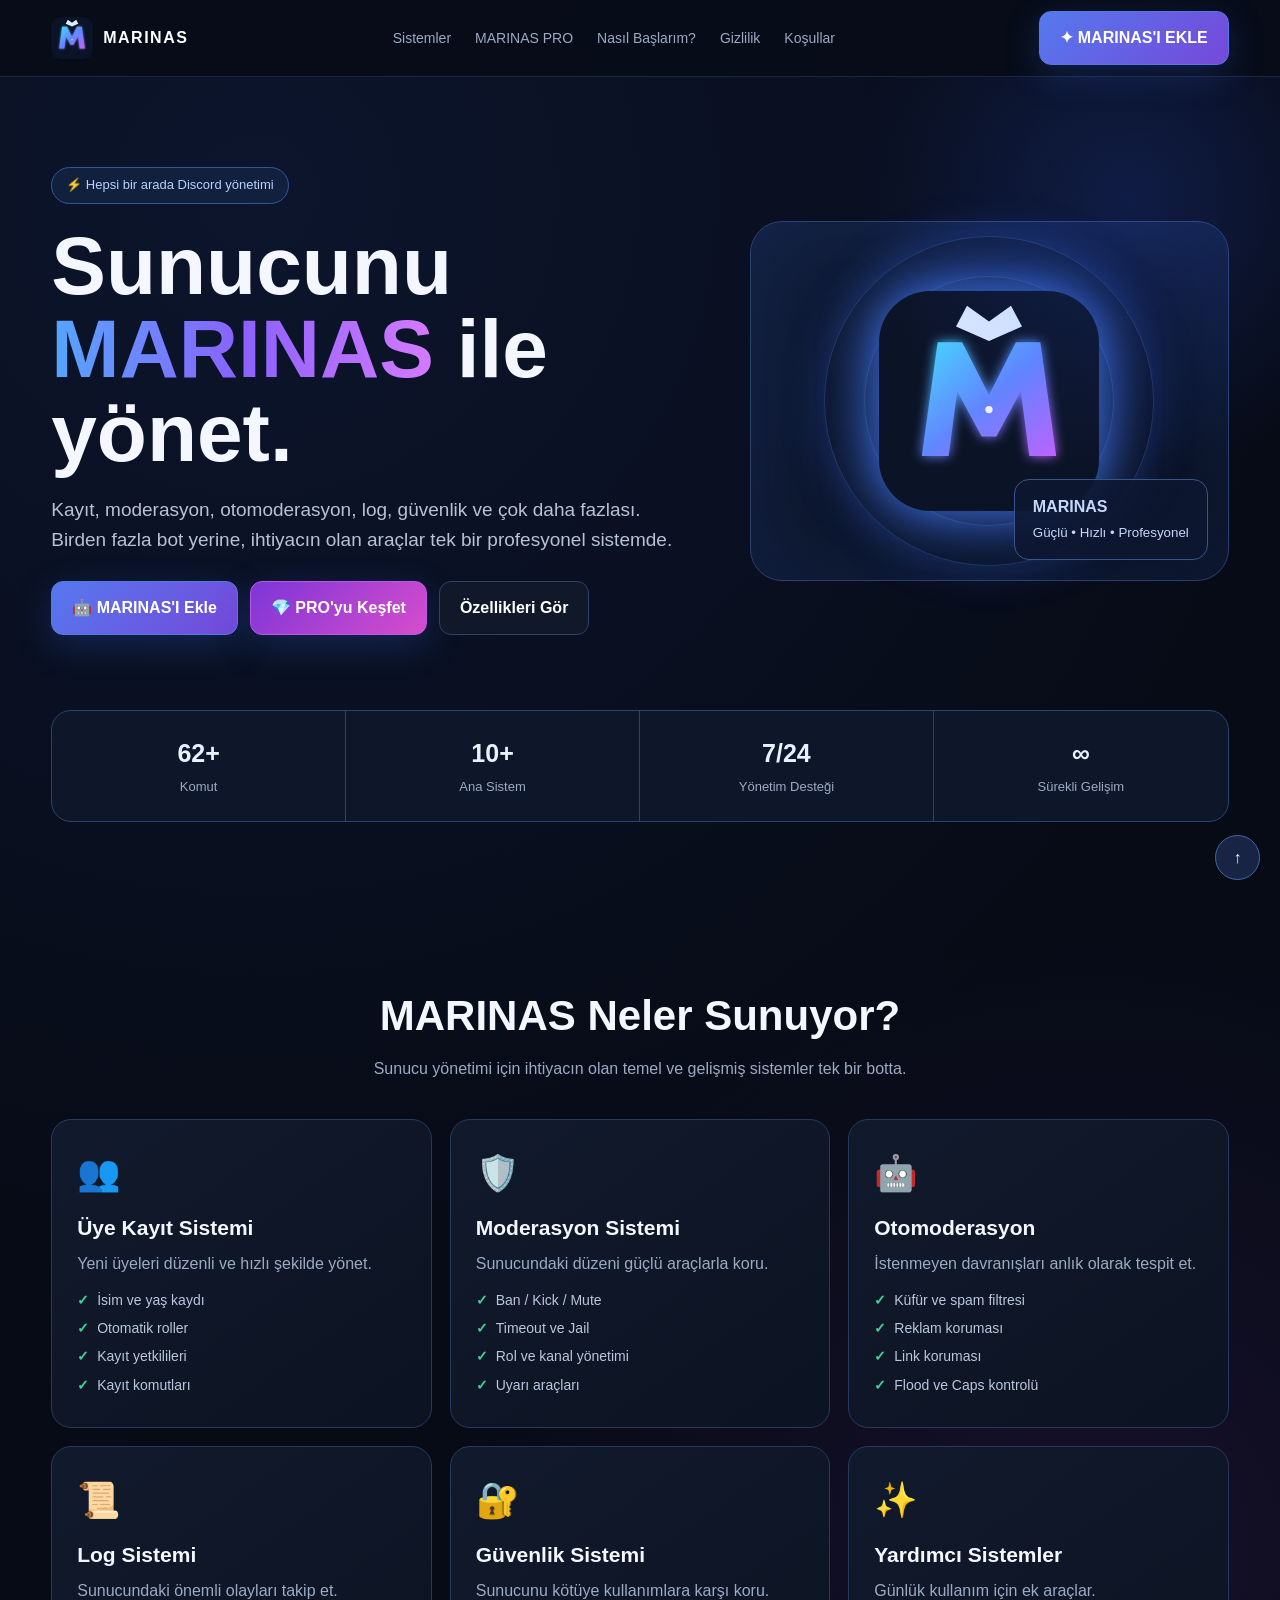
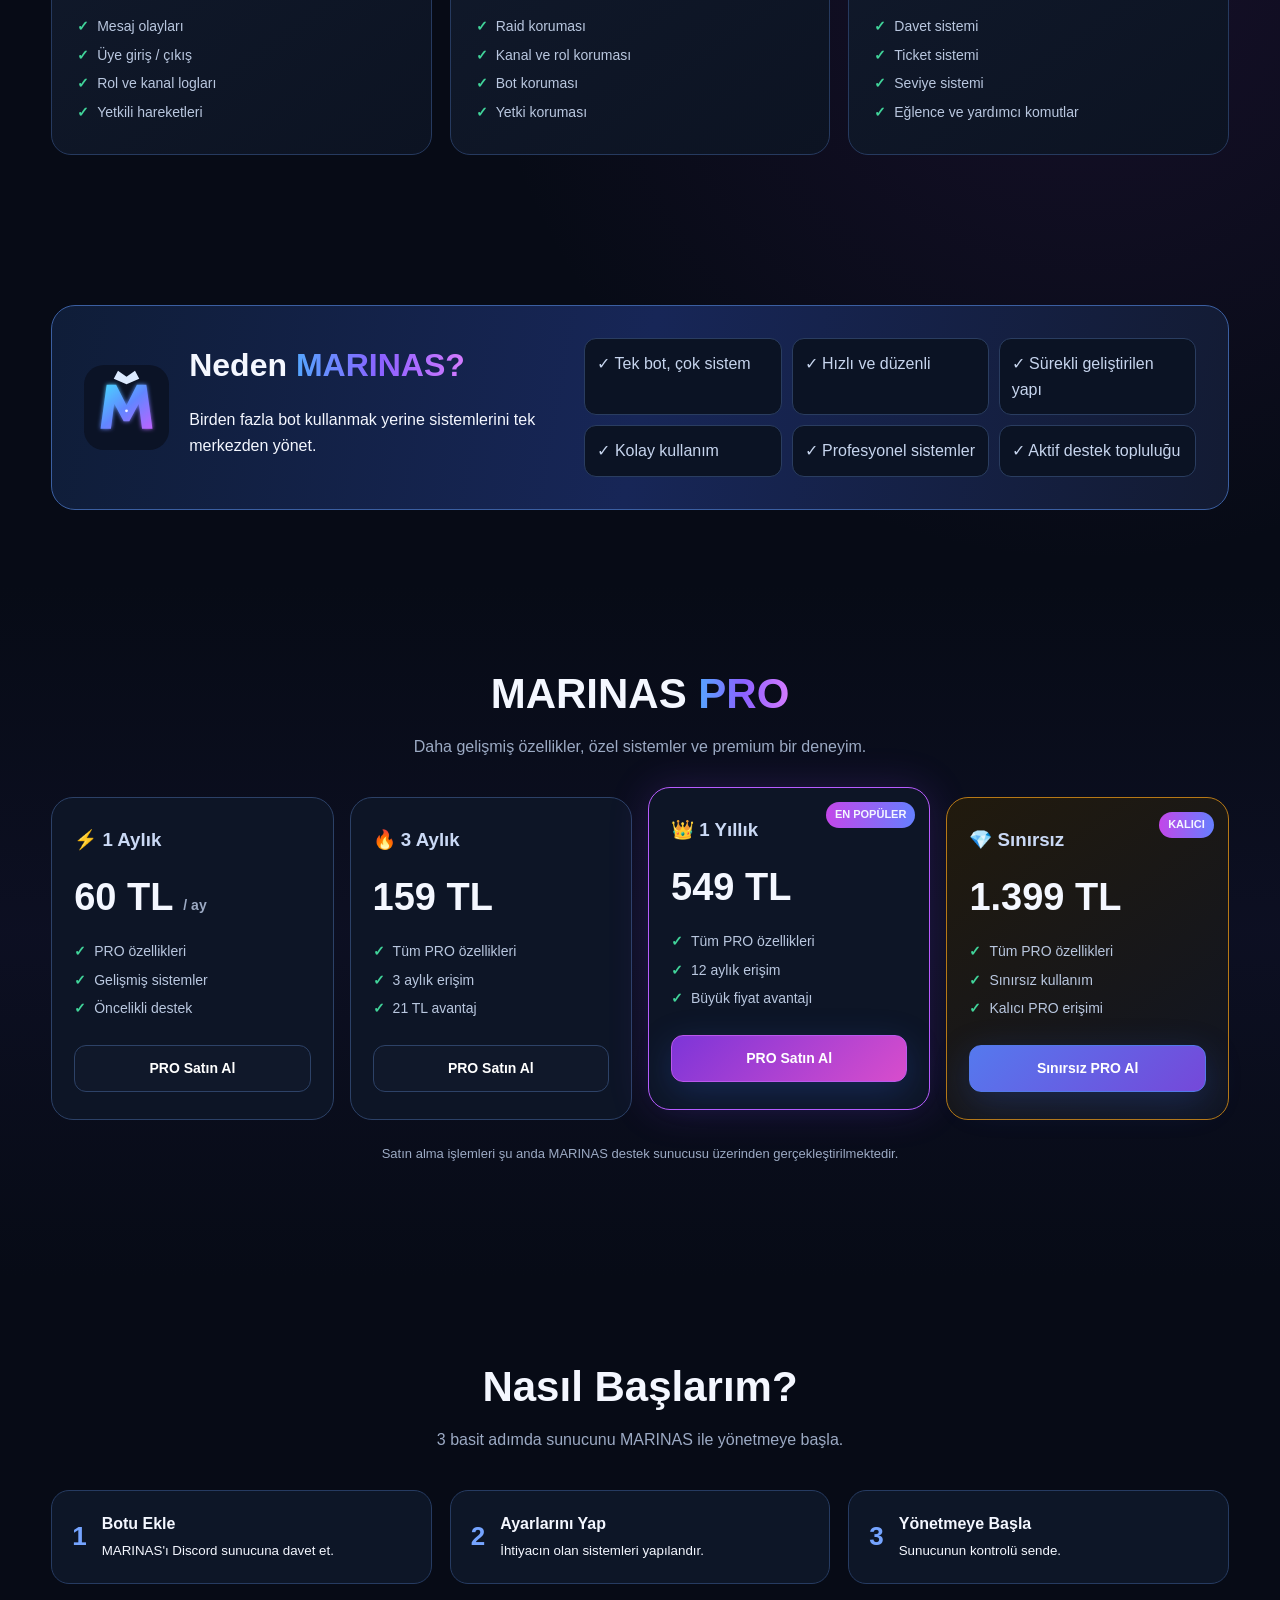
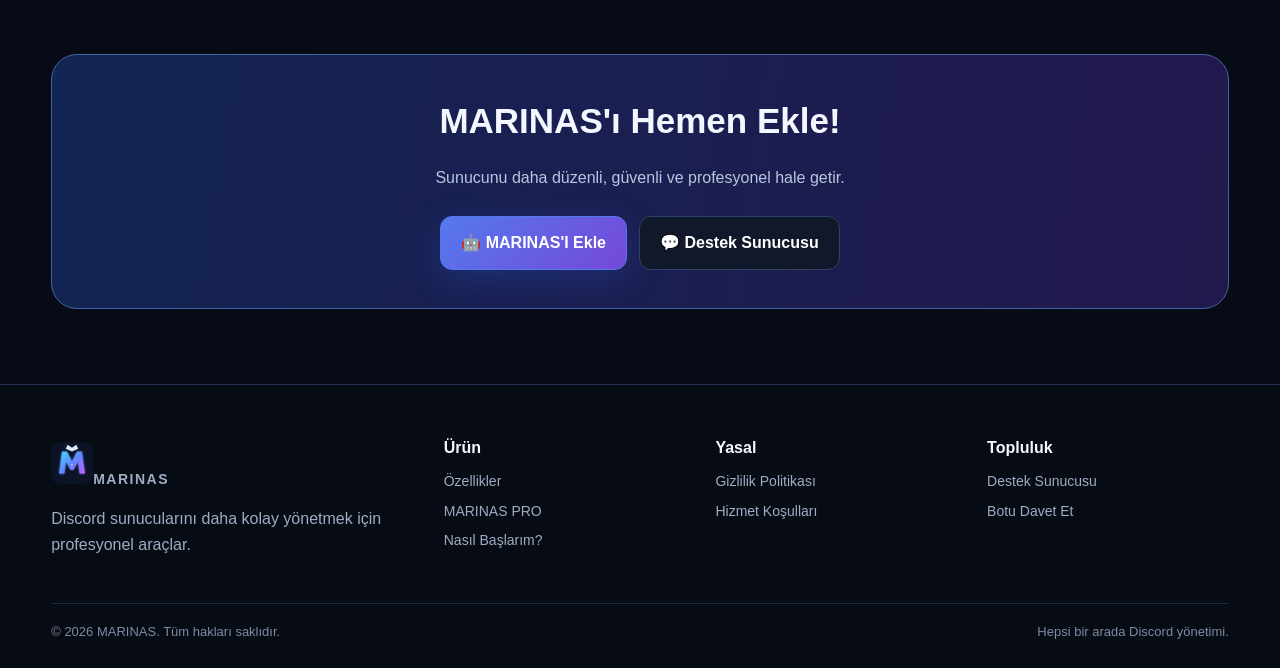
<file: MARINAS-Website-Yeni/marinas-website/index.html>
<!doctype html><html lang="tr"><head><meta charset="UTF-8"><meta name="viewport" content="width=device-width,initial-scale=1.0"><title>MARINAS | Hepsi Bir Arada Discord Botu</title><meta name="description" content="MARINAS: kayıt, moderasyon, otomoderasyon, log, güvenlik ve daha fazlasını tek botta birleştiren Discord yönetim sistemi."><link rel="stylesheet" href="style.css"></head><body>
<nav><div class="container nav"><a class="brand" href="#top"><img src="logo.svg" alt="MARINAS logosu">MARINAS</a><div class="links"><a href="#sistemler">Sistemler</a><a href="#pro">MARINAS PRO</a><a href="#nasil">Nasıl Başlarım?</a><a href="privacy.html">Gizlilik</a><a href="terms.html">Koşullar</a></div><a class="nav-cta" href="https://discord.com/oauth2/authorize?client_id=1532780477503508571&permissions=8&integration_type=0&scope=bot" target="_blank" rel="noopener">✦ MARINAS'I EKLE</a></div></nav>
<main id="top"><section class="hero"><div class="container hero-grid"><div><div class="badge">⚡ Hepsi bir arada Discord yönetimi</div><h1>Sunucunu <span class="gradient">MARINAS</span> ile yönet.</h1><p class="lead">Kayıt, moderasyon, otomoderasyon, log, güvenlik ve çok daha fazlası. Birden fazla bot yerine, ihtiyacın olan araçlar tek bir profesyonel sistemde.</p><div class="buttons"><a class="btn" href="https://discord.com/oauth2/authorize?client_id=1532780477503508571&permissions=8&integration_type=0&scope=bot" target="_blank" rel="noopener">🤖 MARINAS'I Ekle</a><a class="btn pro-btn" href="#pro">💎 PRO'yu Keşfet</a><a class="btn secondary" href="#sistemler">Özellikleri Gör</a></div></div><div class="hero-art"><div class="orb o1"></div><div class="orb o2"></div><img src="logo.svg" alt="MARINAS M logosu"><div class="mini-card"><b>MARINAS</b><br><small>Güçlü • Hızlı • Profesyonel</small></div></div></div></section>
<div class="container stats"><div class="stat"><strong>62+</strong><span>Komut</span></div><div class="stat"><strong>10+</strong><span>Ana Sistem</span></div><div class="stat"><strong>7/24</strong><span>Yönetim Desteği</span></div><div class="stat"><strong>∞</strong><span>Sürekli Gelişim</span></div></div>
<section id="sistemler"><div class="container"><h2 class="section-title">MARINAS Neler Sunuyor?</h2><p class="section-text">Sunucu yönetimi için ihtiyacın olan temel ve gelişmiş sistemler tek bir botta.</p><div class="systems">
<div class="system"><div class="icon">👥</div><h3>Üye Kayıt Sistemi</h3><p>Yeni üyeleri düzenli ve hızlı şekilde yönet.</p><ul class="checks"><li>İsim ve yaş kaydı</li><li>Otomatik roller</li><li>Kayıt yetkilileri</li><li>Kayıt komutları</li></ul></div>
<div class="system"><div class="icon">🛡️</div><h3>Moderasyon Sistemi</h3><p>Sunucundaki düzeni güçlü araçlarla koru.</p><ul class="checks"><li>Ban / Kick / Mute</li><li>Timeout ve Jail</li><li>Rol ve kanal yönetimi</li><li>Uyarı araçları</li></ul></div>
<div class="system"><div class="icon">🤖</div><h3>Otomoderasyon</h3><p>İstenmeyen davranışları anlık olarak tespit et.</p><ul class="checks"><li>Küfür ve spam filtresi</li><li>Reklam koruması</li><li>Link koruması</li><li>Flood ve Caps kontrolü</li></ul></div>
<div class="system"><div class="icon">📜</div><h3>Log Sistemi</h3><p>Sunucundaki önemli olayları takip et.</p><ul class="checks"><li>Mesaj olayları</li><li>Üye giriş / çıkış</li><li>Rol ve kanal logları</li><li>Yetkili hareketleri</li></ul></div>
<div class="system"><div class="icon">🔐</div><h3>Güvenlik Sistemi</h3><p>Sunucunu kötüye kullanımlara karşı koru.</p><ul class="checks"><li>Raid koruması</li><li>Kanal ve rol koruması</li><li>Bot koruması</li><li>Yetki koruması</li></ul></div>
<div class="system"><div class="icon">✨</div><h3>Yardımcı Sistemler</h3><p>Günlük kullanım için ek araçlar.</p><ul class="checks"><li>Davet sistemi</li><li>Ticket sistemi</li><li>Seviye sistemi</li><li>Eğlence ve yardımcı komutlar</li></ul></div>
</div></div></section>
<section><div class="container highlight"><div class="highlight-logo"><img src="logo.svg" alt="MARINAS"><div><h2>Neden <span class="gradient">MARINAS?</span></h2><p>Birden fazla bot kullanmak yerine sistemlerini tek merkezden yönet.</p></div></div><div class="pill-grid"><div class="pill">✓ Tek bot, çok sistem</div><div class="pill">✓ Hızlı ve düzenli</div><div class="pill">✓ Sürekli geliştirilen yapı</div><div class="pill">✓ Kolay kullanım</div><div class="pill">✓ Profesyonel sistemler</div><div class="pill">✓ Aktif destek topluluğu</div></div></div></section>
<section class="pricing" id="pro"><div class="container"><h2 class="section-title">MARINAS <span class="gradient">PRO</span></h2><p class="section-text">Daha gelişmiş özellikler, özel sistemler ve premium bir deneyim.</p><div class="pricing-grid">
<div class="price"><h3>⚡ 1 Aylık</h3><div class="amount">60 TL <small>/ ay</small></div><ul class="checks"><li>PRO özellikleri</li><li>Gelişmiş sistemler</li><li>Öncelikli destek</li></ul><a class="btn secondary" href="https://discord.gg/marinas" target="_blank">PRO Satın Al</a></div>
<div class="price"><h3>🔥 3 Aylık</h3><div class="amount">159 TL</div><ul class="checks"><li>Tüm PRO özellikleri</li><li>3 aylık erişim</li><li>21 TL avantaj</li></ul><a class="btn secondary" href="https://discord.gg/marinas" target="_blank">PRO Satın Al</a></div>
<div class="price featured"><div class="tag">EN POPÜLER</div><h3>👑 1 Yıllık</h3><div class="amount">549 TL</div><ul class="checks"><li>Tüm PRO özellikleri</li><li>12 aylık erişim</li><li>Büyük fiyat avantajı</li></ul><a class="btn pro-btn" href="https://discord.gg/marinas" target="_blank">PRO Satın Al</a></div>
<div class="price lifetime"><div class="tag">KALICI</div><h3>💎 Sınırsız</h3><div class="amount">1.399 TL</div><ul class="checks"><li>Tüm PRO özellikleri</li><li>Sınırsız kullanım</li><li>Kalıcı PRO erişimi</li></ul><a class="btn" href="https://discord.gg/marinas" target="_blank">Sınırsız PRO Al</a></div>
</div><p class="section-text" style="font-size:13px;margin-top:24px">Satın alma işlemleri şu anda MARINAS destek sunucusu üzerinden gerçekleştirilmektedir.</p></div></section>
<section id="nasil"><div class="container"><h2 class="section-title">Nasıl Başlarım?</h2><p class="section-text">3 basit adımda sunucunu MARINAS ile yönetmeye başla.</p><div class="how"><div class="step"><b>1</b><div><strong>Botu Ekle</strong><br><small>MARINAS'ı Discord sunucuna davet et.</small></div></div><div class="step"><b>2</b><div><strong>Ayarlarını Yap</strong><br><small>İhtiyacın olan sistemleri yapılandır.</small></div></div><div class="step"><b>3</b><div><strong>Yönetmeye Başla</strong><br><small>Sunucunun kontrolü sende.</small></div></div></div><div class="cta"><h2>MARINAS'ı Hemen Ekle!</h2><p>Sunucunu daha düzenli, güvenli ve profesyonel hale getir.</p><div class="buttons" style="justify-content:center"><a class="btn" href="https://discord.com/oauth2/authorize?client_id=1532780477503508571&permissions=8&integration_type=0&scope=bot" target="_blank">🤖 MARINAS'I Ekle</a><a class="btn secondary" href="https://discord.gg/marinas" target="_blank">💬 Destek Sunucusu</a></div></div></div></section></main>
<footer class="footer"><div class="container footer-grid"><div><a class="brand" href="#top"><img src="logo.svg" alt="MARINAS">MARINAS</a><p style="color:#9eacc4">Discord sunucularını daha kolay yönetmek için profesyonel araçlar.</p></div><div><h4>Ürün</h4><a href="#sistemler">Özellikler</a><a href="#pro">MARINAS PRO</a><a href="#nasil">Nasıl Başlarım?</a></div><div><h4>Yasal</h4><a href="privacy.html">Gizlilik Politikası</a><a href="terms.html">Hizmet Koşulları</a></div><div><h4>Topluluk</h4><a href="https://discord.gg/marinas" target="_blank">Destek Sunucusu</a><a href="https://discord.com/oauth2/authorize?client_id=1532780477503508571&permissions=8&integration_type=0&scope=bot" target="_blank">Botu Davet Et</a></div></div><div class="container footer-bottom"><span>© 2026 MARINAS. Tüm hakları saklıdır.</span><span>Hepsi bir arada Discord yönetimi.</span></div></footer><a class="backtop" href="#top" aria-label="Yukarı çık">↑</a></body></html>
</file>
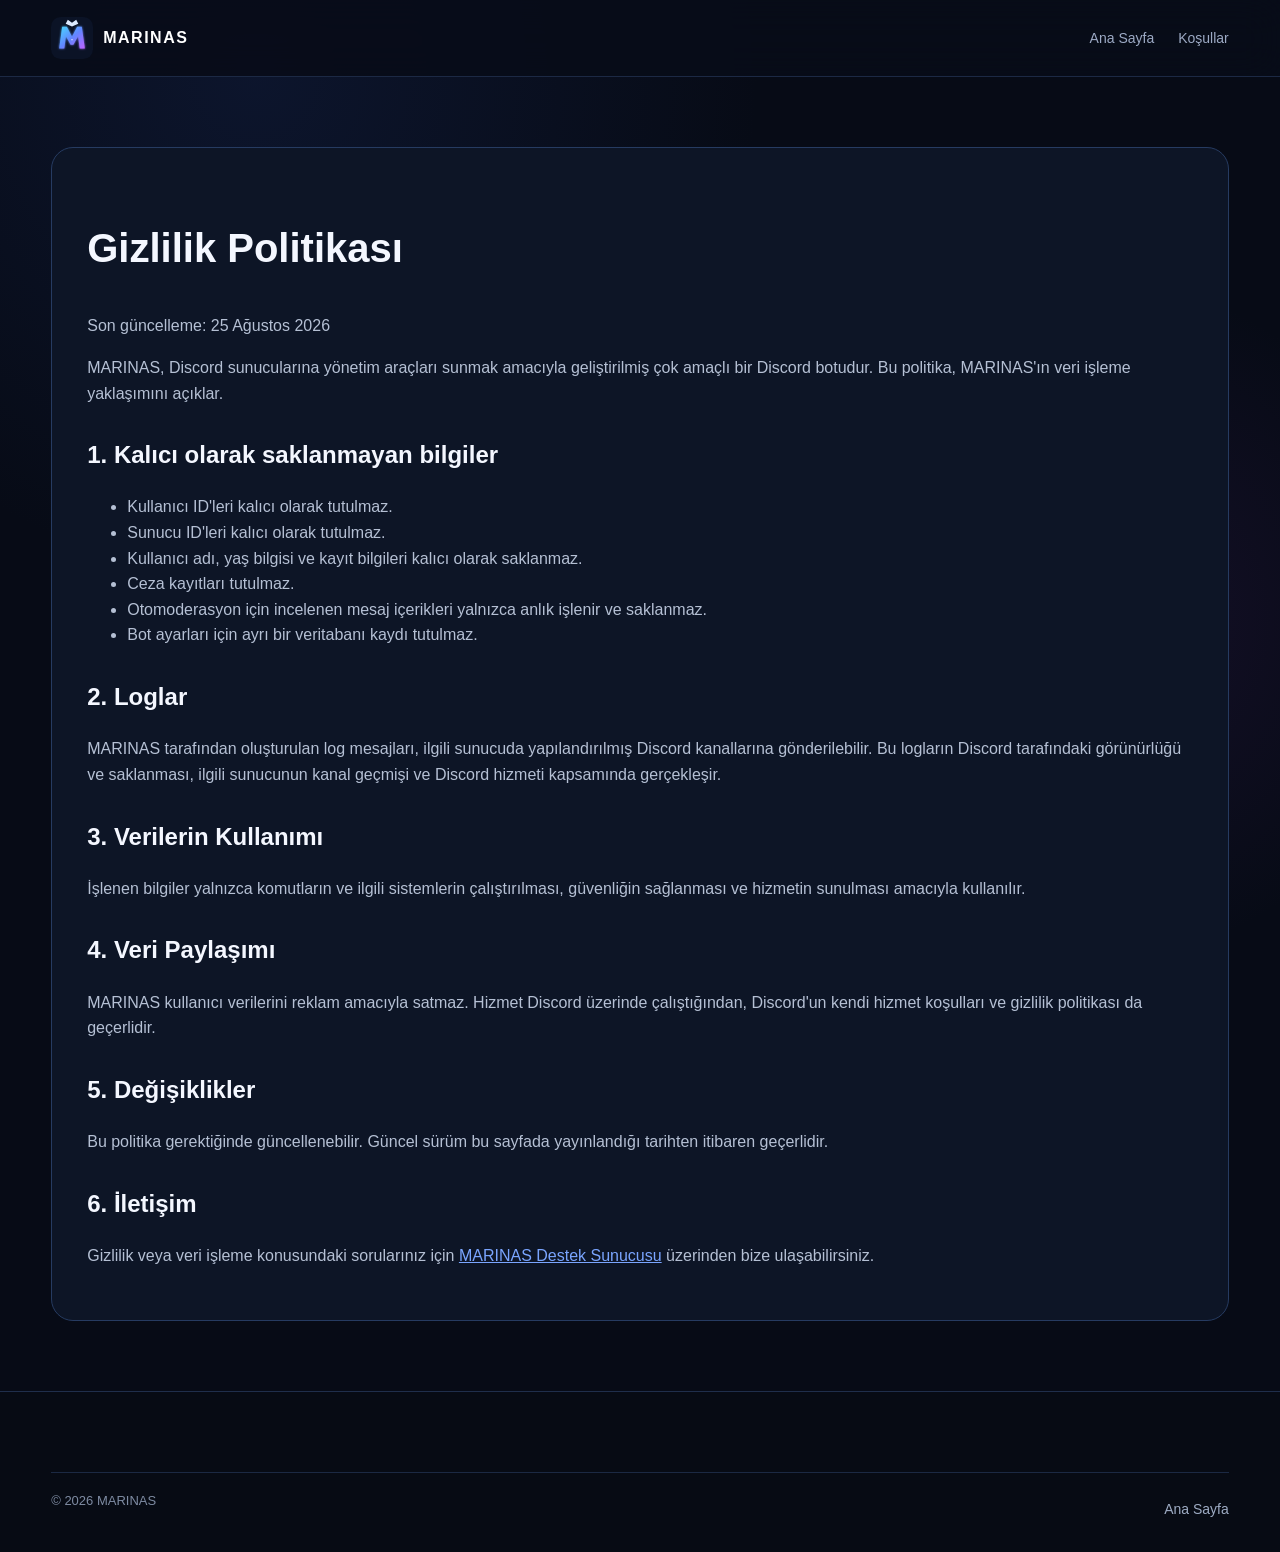
<file: MARINAS-Website-Yeni/marinas-website/privacy.html>
<!doctype html><html lang="tr"><head><meta charset="UTF-8"><meta name="viewport" content="width=device-width,initial-scale=1.0"><title>Gizlilik Politikası | MARINAS</title><link rel="stylesheet" href="style.css"></head><body><nav><div class="container nav"><a class="brand" href="index.html"><img src="logo.svg" alt="MARINAS">MARINAS</a><div class="links"><a href="index.html">Ana Sayfa</a><a href="terms.html">Koşullar</a></div></div></nav><main class="policy"><div class="container"><article><h1>Gizlilik Politikası</h1><p class="date">Son güncelleme: 25 Ağustos 2026</p><p>MARINAS, Discord sunucularına yönetim araçları sunmak amacıyla geliştirilmiş çok amaçlı bir Discord botudur. Bu politika, MARINAS'ın veri işleme yaklaşımını açıklar.</p><h2>1. Kalıcı olarak saklanmayan bilgiler</h2><ul><li>Kullanıcı ID'leri kalıcı olarak tutulmaz.</li><li>Sunucu ID'leri kalıcı olarak tutulmaz.</li><li>Kullanıcı adı, yaş bilgisi ve kayıt bilgileri kalıcı olarak saklanmaz.</li><li>Ceza kayıtları tutulmaz.</li><li>Otomoderasyon için incelenen mesaj içerikleri yalnızca anlık işlenir ve saklanmaz.</li><li>Bot ayarları için ayrı bir veritabanı kaydı tutulmaz.</li></ul><h2>2. Loglar</h2><p>MARINAS tarafından oluşturulan log mesajları, ilgili sunucuda yapılandırılmış Discord kanallarına gönderilebilir. Bu logların Discord tarafındaki görünürlüğü ve saklanması, ilgili sunucunun kanal geçmişi ve Discord hizmeti kapsamında gerçekleşir.</p><h2>3. Verilerin Kullanımı</h2><p>İşlenen bilgiler yalnızca komutların ve ilgili sistemlerin çalıştırılması, güvenliğin sağlanması ve hizmetin sunulması amacıyla kullanılır.</p><h2>4. Veri Paylaşımı</h2><p>MARINAS kullanıcı verilerini reklam amacıyla satmaz. Hizmet Discord üzerinde çalıştığından, Discord'un kendi hizmet koşulları ve gizlilik politikası da geçerlidir.</p><h2>5. Değişiklikler</h2><p>Bu politika gerektiğinde güncellenebilir. Güncel sürüm bu sayfada yayınlandığı tarihten itibaren geçerlidir.</p><h2>6. İletişim</h2><p>Gizlilik veya veri işleme konusundaki sorularınız için <a href="https://discord.gg/marinas" target="_blank">MARINAS Destek Sunucusu</a> üzerinden bize ulaşabilirsiniz.</p></article></div></main><footer class="footer"><div class="container footer-bottom"><span>© 2026 MARINAS</span><a href="index.html">Ana Sayfa</a></div></footer></body></html>
</file>
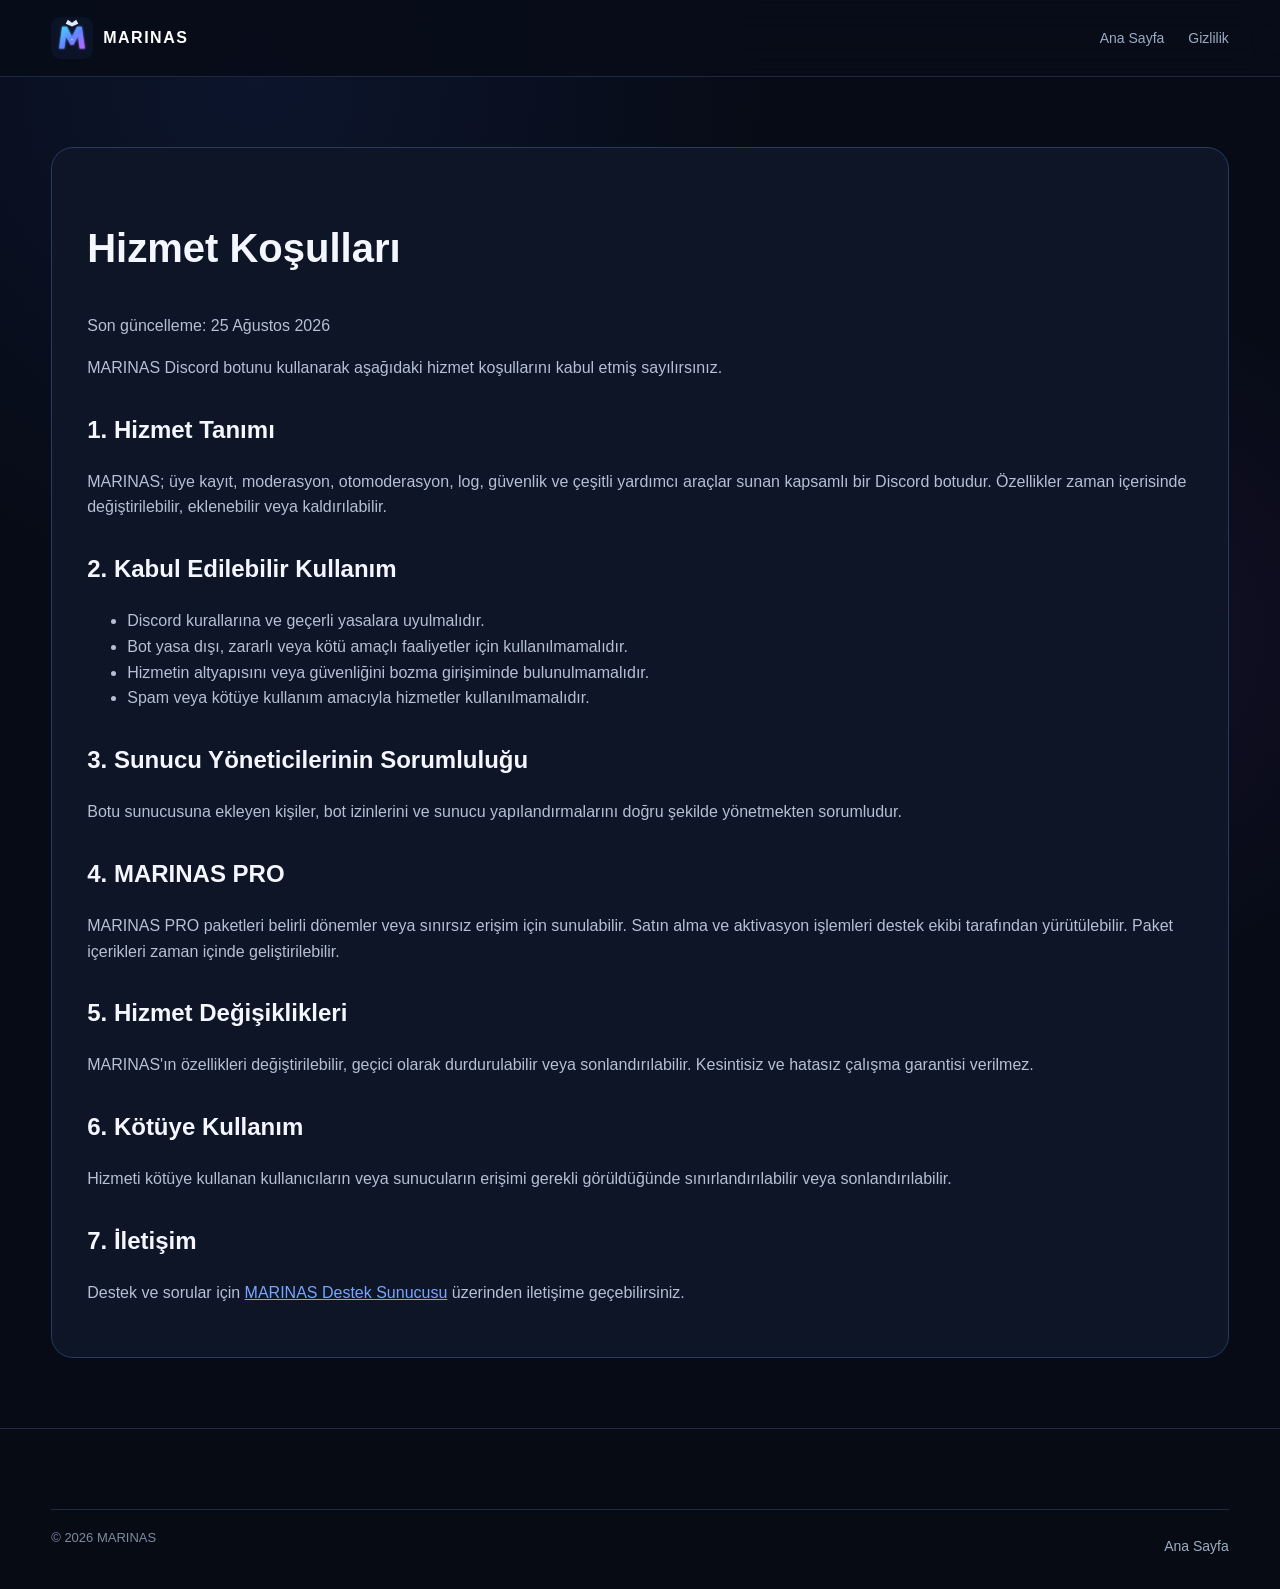
<file: MARINAS-Website-Yeni/marinas-website/terms.html>
<!doctype html><html lang="tr"><head><meta charset="UTF-8"><meta name="viewport" content="width=device-width,initial-scale=1.0"><title>Hizmet Koşulları | MARINAS</title><link rel="stylesheet" href="style.css"></head><body><nav><div class="container nav"><a class="brand" href="index.html"><img src="logo.svg" alt="MARINAS">MARINAS</a><div class="links"><a href="index.html">Ana Sayfa</a><a href="privacy.html">Gizlilik</a></div></div></nav><main class="policy"><div class="container"><article><h1>Hizmet Koşulları</h1><p class="date">Son güncelleme: 25 Ağustos 2026</p><p>MARINAS Discord botunu kullanarak aşağıdaki hizmet koşullarını kabul etmiş sayılırsınız.</p><h2>1. Hizmet Tanımı</h2><p>MARINAS; üye kayıt, moderasyon, otomoderasyon, log, güvenlik ve çeşitli yardımcı araçlar sunan kapsamlı bir Discord botudur. Özellikler zaman içerisinde değiştirilebilir, eklenebilir veya kaldırılabilir.</p><h2>2. Kabul Edilebilir Kullanım</h2><ul><li>Discord kurallarına ve geçerli yasalara uyulmalıdır.</li><li>Bot yasa dışı, zararlı veya kötü amaçlı faaliyetler için kullanılmamalıdır.</li><li>Hizmetin altyapısını veya güvenliğini bozma girişiminde bulunulmamalıdır.</li><li>Spam veya kötüye kullanım amacıyla hizmetler kullanılmamalıdır.</li></ul><h2>3. Sunucu Yöneticilerinin Sorumluluğu</h2><p>Botu sunucusuna ekleyen kişiler, bot izinlerini ve sunucu yapılandırmalarını doğru şekilde yönetmekten sorumludur.</p><h2>4. MARINAS PRO</h2><p>MARINAS PRO paketleri belirli dönemler veya sınırsız erişim için sunulabilir. Satın alma ve aktivasyon işlemleri destek ekibi tarafından yürütülebilir. Paket içerikleri zaman içinde geliştirilebilir.</p><h2>5. Hizmet Değişiklikleri</h2><p>MARINAS'ın özellikleri değiştirilebilir, geçici olarak durdurulabilir veya sonlandırılabilir. Kesintisiz ve hatasız çalışma garantisi verilmez.</p><h2>6. Kötüye Kullanım</h2><p>Hizmeti kötüye kullanan kullanıcıların veya sunucuların erişimi gerekli görüldüğünde sınırlandırılabilir veya sonlandırılabilir.</p><h2>7. İletişim</h2><p>Destek ve sorular için <a href="https://discord.gg/marinas" target="_blank">MARINAS Destek Sunucusu</a> üzerinden iletişime geçebilirsiniz.</p></article></div></main><footer class="footer"><div class="container footer-bottom"><span>© 2026 MARINAS</span><a href="index.html">Ana Sayfa</a></div></footer></body></html>
</file>
<file: MARINAS-Website-Yeni/marinas-website/style.css>
:root{--bg:#070b16;--bg2:#0c1224;--card:#10182a;--card2:#141e32;--line:#263758;--text:#f4f7ff;--muted:#9caac4;--blue:#5b8cff;--cyan:#35d7ff;--purple:#9a58ff;--green:#41d49a;--gold:#ffc34d;--pink:#e45bdb}*{box-sizing:border-box}html{scroll-behavior:smooth}body{margin:0;font-family:Inter,Segoe UI,Arial,sans-serif;background:radial-gradient(circle at 20% 5%,#17295a55,transparent 28%),radial-gradient(circle at 85% 40%,#50217235,transparent 24%),var(--bg);color:var(--text);line-height:1.6}.container{width:min(1180px,92%);margin:auto}nav{position:sticky;top:0;z-index:10;background:#080d19e8;backdrop-filter:blur(18px);border-bottom:1px solid #1c2944}.nav{height:76px;display:flex;align-items:center;justify-content:space-between;gap:20px}.brand{display:flex;align-items:center;gap:10px;color:#fff;text-decoration:none;font-weight:900;letter-spacing:1.5px}.brand img{width:42px;height:42px}.links{display:flex;gap:24px;align-items:center}.links a{color:var(--muted);text-decoration:none;font-size:14px}.links a:hover{color:#fff}.nav-cta,.btn{display:inline-flex;align-items:center;justify-content:center;gap:8px;text-decoration:none;color:white;border-radius:12px;padding:13px 20px;font-weight:800;border:1px solid #5379e9;background:linear-gradient(135deg,#5579ee,#7548d9);box-shadow:0 10px 35px #315ed544}.btn:hover,.nav-cta:hover{transform:translateY(-2px);filter:brightness(1.08)}.hero{padding:90px 0 50px;position:relative;overflow:hidden}.hero:after{content:'';position:absolute;width:600px;height:600px;right:-150px;top:-180px;background:radial-gradient(circle,#315eff30,transparent 65%);pointer-events:none}.hero-grid{display:grid;grid-template-columns:1.15fr .85fr;gap:50px;align-items:center}.badge{display:inline-block;border:1px solid #31579b;background:#11203d;border-radius:999px;padding:7px 14px;color:#b8d1ff;font-size:13px}.hero h1{font-size:clamp(48px,7vw,82px);line-height:1.02;margin:20px 0}.gradient{background:linear-gradient(90deg,#55a6ff,#8b61ff,#d57bff);-webkit-background-clip:text;background-clip:text;color:transparent}.lead{font-size:19px;color:#b7c2d7;max-width:700px}.buttons{display:flex;gap:12px;flex-wrap:wrap;margin-top:26px}.secondary{background:#10182a;border-color:#2d4267;box-shadow:none}.pro-btn{background:linear-gradient(135deg,#7d35d8,#d84dcc);border-color:#ba58ec}.hero-art{position:relative;min-height:360px;border:1px solid #2b4170;border-radius:32px;background:radial-gradient(circle at 50% 40%,#1e52aa55,transparent 32%),linear-gradient(145deg,#111d39,#0a1020);display:grid;place-items:center;box-shadow:inset 0 0 90px #2767e020}.hero-art img{width:220px;filter:drop-shadow(0 0 28px #467fff)}.orb{position:absolute;border-radius:50%;border:1px solid #4c75c755;box-shadow:0 0 45px #3d70ff44}.o1{width:330px;height:330px}.o2{width:250px;height:250px;transform:rotate(55deg)}.mini-card{position:absolute;right:20px;bottom:20px;background:#0d1730dd;border:1px solid #38568d;border-radius:15px;padding:14px 18px;color:#c6d7f9}.stats{display:grid;grid-template-columns:repeat(4,1fr);margin:25px auto 85px;border:1px solid #29446f;border-radius:20px;overflow:hidden;background:#0e1729}.stat{padding:22px;text-align:center;border-right:1px solid #29446f}.stat:last-child{border:0}.stat strong{display:block;font-size:25px;color:#e8f1ff}.stat span{font-size:13px;color:var(--muted)}section{padding:75px 0}.section-title{text-align:center;font-size:42px;margin:0}.section-text{text-align:center;color:var(--muted);margin:7px auto 38px;max-width:720px}.systems{display:grid;grid-template-columns:repeat(3,1fr);gap:18px}.system{padding:25px;border-radius:20px;background:linear-gradient(145deg,#111a2c,#0c1322);border:1px solid #263a5f;transition:.2s}.system:hover{transform:translateY(-5px);border-color:#527ef0}.system .icon{font-size:35px}.system h3{margin:10px 0 6px;font-size:21px}.system p{color:var(--muted);margin:0 0 12px}.checks{padding:0;margin:0;list-style:none;color:#b9c7df;font-size:14px}.checks li{margin:6px 0}.checks li:before{content:'✓';color:var(--green);font-weight:bold;margin-right:8px}.highlight{background:linear-gradient(100deg,#0f1d38,#172657,#131b33);border:1px solid #3b5fa1;border-radius:24px;padding:32px;display:grid;grid-template-columns:1fr 1.3fr;gap:30px;align-items:center}.highlight-logo{display:flex;align-items:center;gap:20px}.highlight-logo img{width:85px}.highlight h2{margin:0;font-size:32px}.pill-grid{display:grid;grid-template-columns:repeat(3,1fr);gap:10px}.pill{background:#0b1324;border:1px solid #2a3d60;padding:12px;border-radius:12px;color:#c7d5ee}.pricing{background:linear-gradient(180deg,transparent,#10122a99,transparent)}.pricing-grid{display:grid;grid-template-columns:repeat(4,1fr);gap:16px}.price{background:#0d1526;border:1px solid #2c4167;border-radius:22px;padding:27px 22px;position:relative}.price.featured{border-color:#b85cff;box-shadow:0 0 40px #843be333;transform:translateY(-10px)}.price.lifetime{border-color:#b77916;background:linear-gradient(145deg,#211a0d,#101523)}.tag{position:absolute;right:14px;top:14px;background:linear-gradient(90deg,#c347e9,#657fff);padding:4px 9px;border-radius:999px;font-size:11px;font-weight:800}.price h3{margin:0;color:#cad9f5}.amount{font-size:38px;font-weight:900;margin:12px 0}.amount small{font-size:14px;color:var(--muted)}.price .btn{width:100%;margin-top:20px;padding:11px;font-size:14px}.how{display:grid;grid-template-columns:repeat(3,1fr);gap:18px}.step{display:flex;gap:15px;align-items:center;background:#0d1627;border:1px solid #263b61;border-radius:18px;padding:20px}.step b{font-size:26px;color:#75a4ff}.cta{margin:70px 0 0;padding:38px;border-radius:26px;background:linear-gradient(100deg,#132554,#22184d);border:1px solid #4264a7;text-align:center}.cta h2{margin:0;font-size:35px}.cta p{color:#b8c6df}.footer{border-top:1px solid #1f2e4b;padding:50px 0 25px;background:#070b14}.footer-grid{display:grid;grid-template-columns:1.5fr repeat(3,1fr);gap:30px}.footer h4{margin:0 0 10px}.footer a{display:block;color:#9eacc4;text-decoration:none;margin:7px 0;font-size:14px}.footer-bottom{border-top:1px solid #1b2943;margin-top:30px;padding-top:18px;color:#7e8ba2;font-size:13px;display:flex;justify-content:space-between}.policy{padding:70px 0}.policy article{background:#0d1526;border:1px solid #263b61;border-radius:22px;padding:35px}.policy h1{font-size:40px}.policy h2{margin-top:30px}.policy p,.policy li{color:#b5c0d4}.policy a{color:#7aa5ff}.date{color:#8492aa}.backtop{position:fixed;right:20px;bottom:20px;width:45px;height:45px;border-radius:50%;display:grid;place-items:center;background:#182443;border:1px solid #4265a9;color:#fff;text-decoration:none}@media(max-width:900px){.links{display:none}.hero-grid,.highlight{grid-template-columns:1fr}.hero-art{min-height:280px}.systems{grid-template-columns:repeat(2,1fr)}.pricing-grid{grid-template-columns:repeat(2,1fr)}.stats{grid-template-columns:repeat(2,1fr)}.stat:nth-child(2){border-right:0}.footer-grid{grid-template-columns:1fr 1fr}}@media(max-width:560px){.hero{padding-top:55px}.hero h1{font-size:50px}.systems,.pricing-grid,.how,.pill-grid{grid-template-columns:1fr}.stat{border-right:0;border-bottom:1px solid #29446f}.stat:last-child{border-bottom:0}.price.featured{transform:none}.footer-grid{grid-template-columns:1fr}.section-title{font-size:34px}.policy article{padding:23px}.nav-cta{display:none}}
</file>
